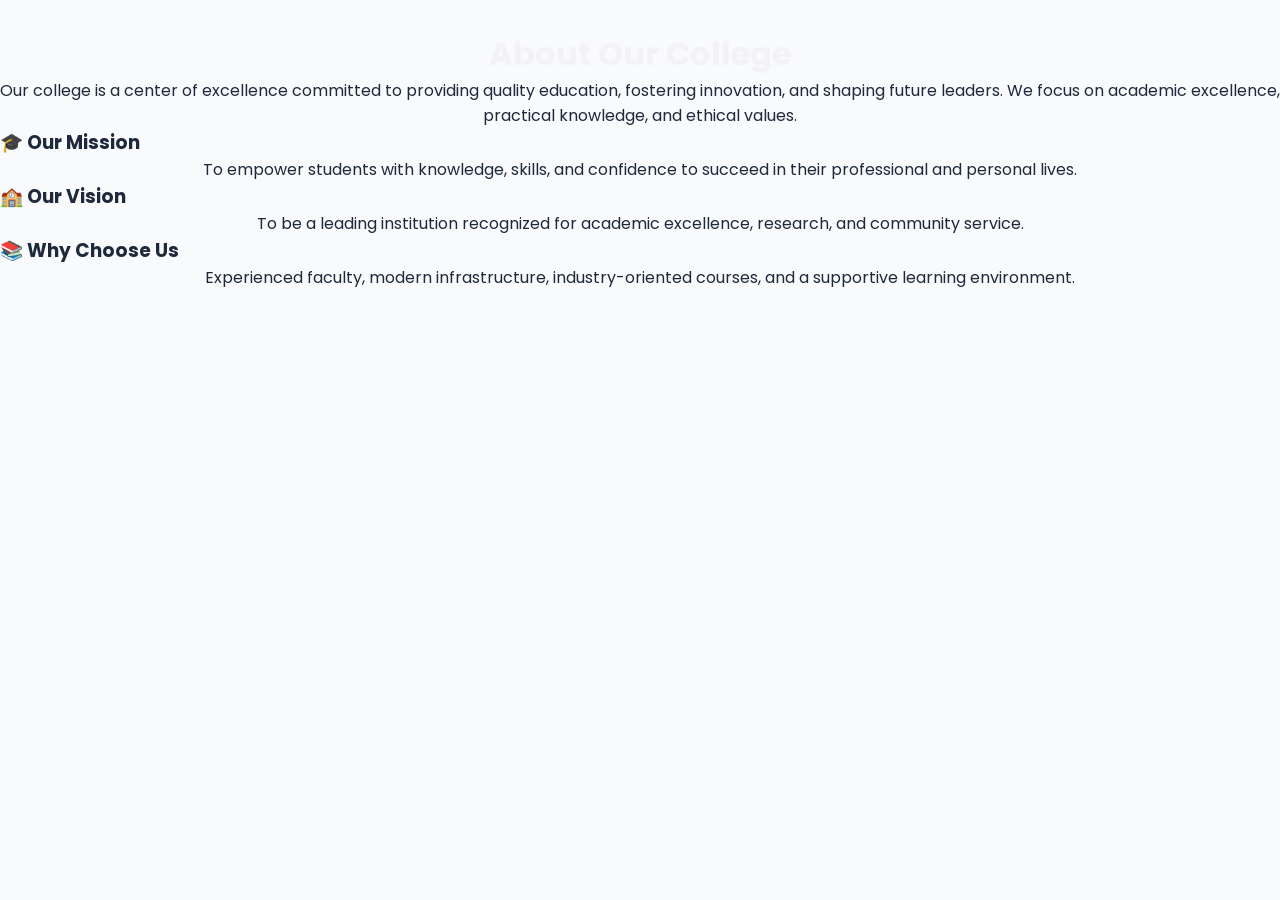
<file: main/about.html>
<!DOCTYPE html>
<html lang="en">
<head>
    <meta charset="UTF-8">
    <meta name="viewport" content="width=device-width, initial-scale=1.0">
    <link rel="stylesheet" href="style.css">
    <title>About Us</title>
</head>
<body>

<div class="aboutbox">

    <h1>About Our College</h1>

    <p>
        Our college is a center of excellence committed to providing quality education,
        fostering innovation, and shaping future leaders. We focus on academic excellence,
        practical knowledge, and ethical values.
    </p>

    <div class="about-info">

        <div class="info-card">
            <h3>🎓 Our Mission</h3>
            <p>
                To empower students with knowledge, skills, and confidence to succeed
                in their professional and personal lives.
            </p>
        </div>

        <div class="info-card">
            <h3>🏫 Our Vision</h3>
            <p>
                To be a leading institution recognized for academic excellence,
                research, and community service.
            </p>
        </div>

        <div class="info-card">
            <h3>📚 Why Choose Us</h3>
            <p>
                Experienced faculty, modern infrastructure, industry-oriented courses,
                and a supportive learning environment.
            </p>
        </div>

    </div>

</div>

</body>
</html>
</file>
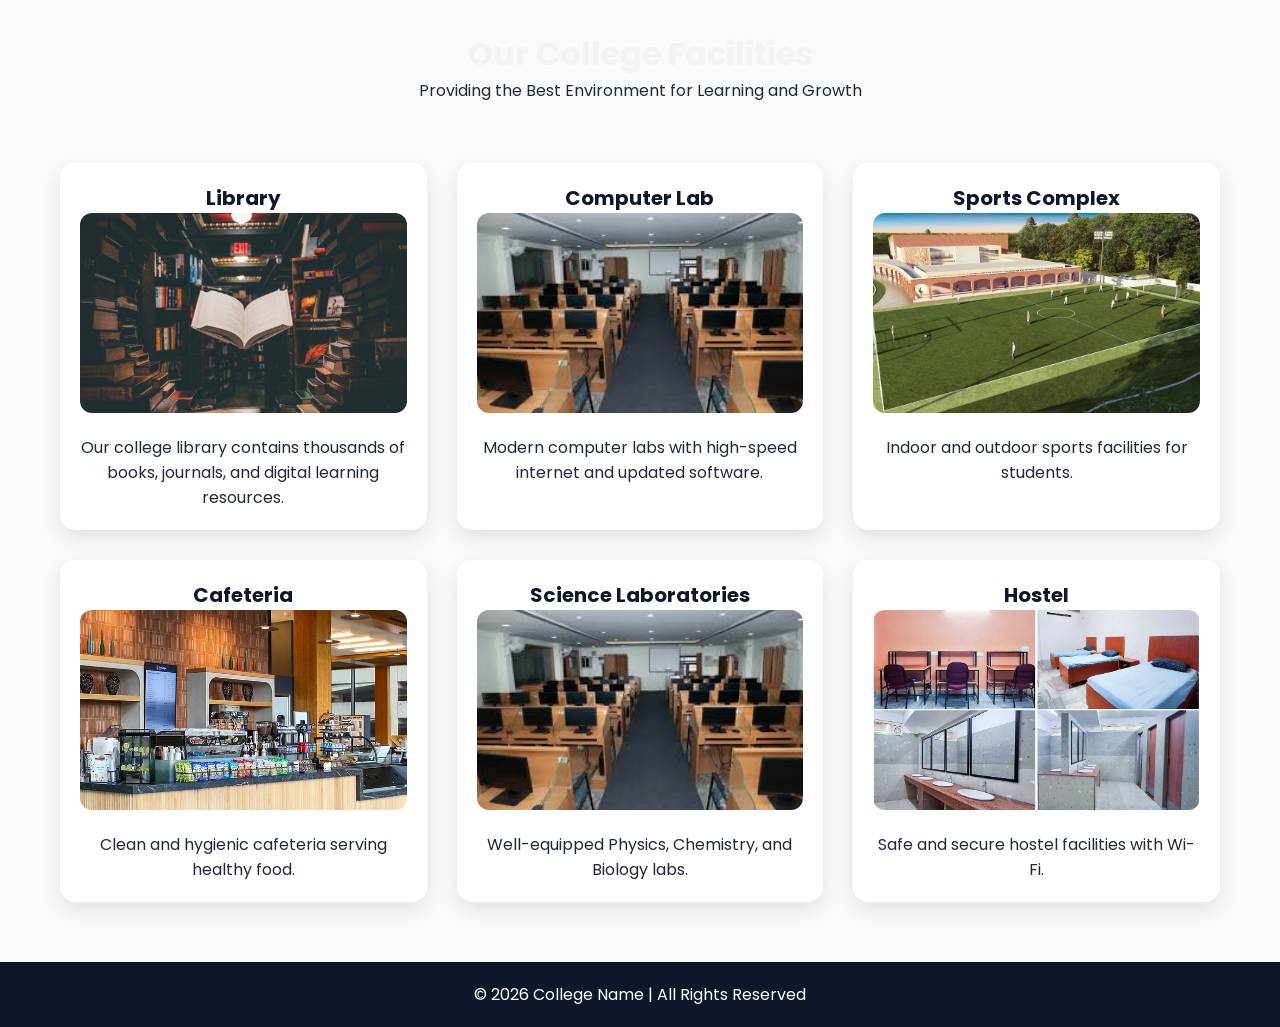
<file: main/facilities.html>
<!DOCTYPE html>
<html>
<head>
    <title>College Facilities</title>
</head>
<link rel="stylesheet" href="style.css">
<body>

<h1>Our College Facilities</h1>
<p>Providing the Best Environment for Learning and Growth</p>

<div class="facilities-container">

    <div class="facility-card">
        <h2>Library</h2>
        <img src="library.jpg" alt="Library">
        <p>Our college library contains thousands of books, journals, and digital learning resources.</p>
    </div>

    <div class="facility-card">
        <h2>Computer Lab</h2>
        <img src="computer science lab.jpg" alt="Computer Lab">
        <p>Modern computer labs with high-speed internet and updated software.</p>
    </div>

    <div class="facility-card">
        <h2>Sports Complex</h2>
        <img src="sporst complex.jpg" alt="Sports">
        <p>Indoor and outdoor sports facilities for students.</p>
    </div>

    <div class="facility-card">
        <h2>Cafeteria</h2>
        <img src="cafeteria.avif" alt="Cafeteria">
        <p>Clean and hygienic cafeteria serving healthy food.</p>
    </div>

    <div class="facility-card">
        <h2>Science Laboratories</h2>
        <img src="computer science lab.jpg" alt="Laboratory">
        <p>Well-equipped Physics, Chemistry, and Biology labs.</p>
    </div>

    <div class="facility-card">
        <h2>Hostel</h2>
        <img src="hostel.jpg" alt="Hostel">
        <p>Safe and secure hostel facilities with Wi-Fi.</p>
    </div>

</div>

<footer>
    <p>© 2026 College Name | All Rights Reserved</p>
</footer>
</body>
</html>
</file>
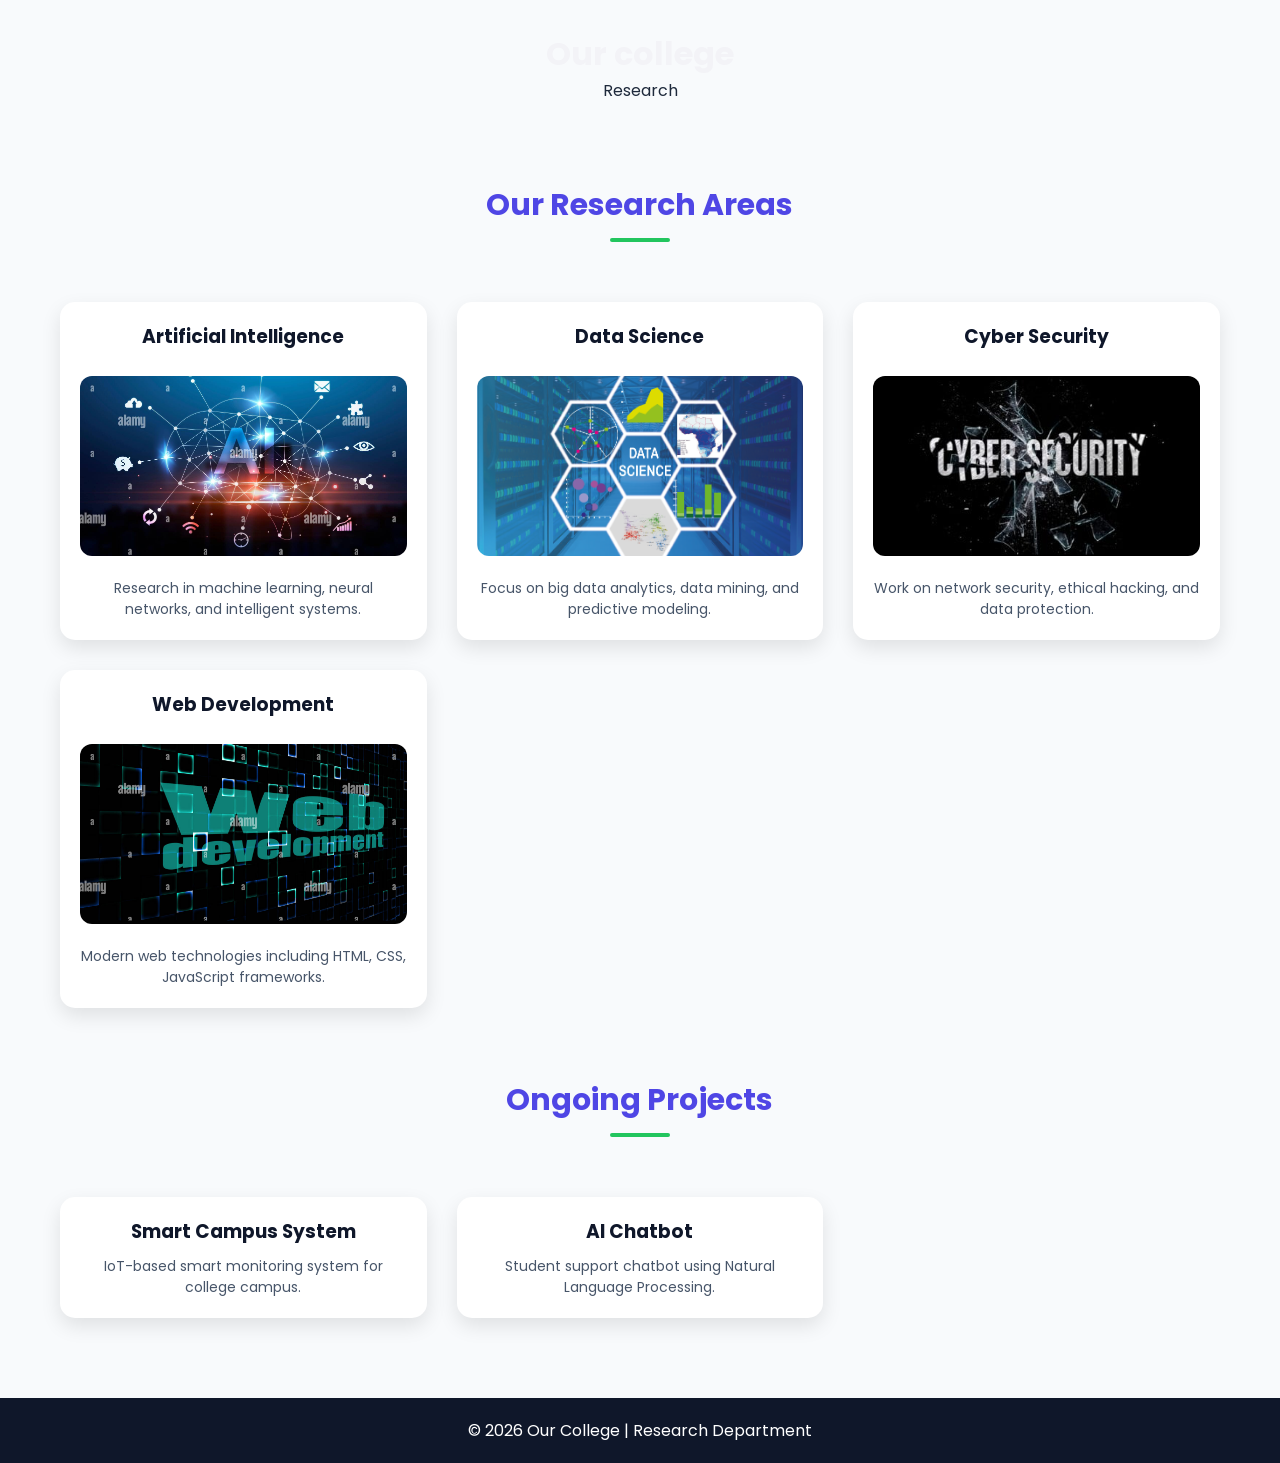
<file: main/research.html>
<!DOCTYPE html>
<html lang="en">
<head>
    <title>Research - Our College</title>
    
</head>
<link rel="stylesheet" href="style.css">

<body>

<header>
    <h1> Our college</h1>
    <p>Research </p>
</header>


<div class="container">

    <h2>Our Research Areas</h2>

    <div class="research-box">
        <h3>Artificial Intelligence</h3>
        <img src="AI.jpg" alt="AI">
        <p>Research in machine learning, neural networks, and intelligent systems.</p>
    </div>

    <div class="research-box">
        <h3>Data Science</h3>
        <img src="data science.png" alt="Data Science">
        <p>Focus on big data analytics, data mining, and predictive modeling.</p>
    </div>

    <div class="research-box">
        <h3>Cyber Security</h3>
        <img src="scyber securitty.jpg" alt="Cyber security">
        <p>Work on network security, ethical hacking, and data protection.</p>
    </div>

    <div class="research-box">
        <h3>Web Development</h3>
        <img src="web development.jpg" alt="Web Devlopment">
        <p>Modern web technologies including HTML, CSS, JavaScript frameworks.</p>
    </div>

    <h2>Ongoing Projects</h2>

    <div class="research-box">
        <h3>Smart Campus System</h3>
        <p>IoT-based smart monitoring system for college campus.</p>
    </div>

    <div class="research-box">
        <h3>AI Chatbot</h3>
        <p>Student support chatbot using Natural Language Processing.</p>
    </div>

</div>

<footer>
    <p>© 2026 Our College | Research Department</p>
</footer>

</body>
</file>
<file: main/style.css>
/* ===== GOOGLE FONT ===== */
@import url('https://fonts.googleapis.com/css2?family=Poppins:wght@300;500;700&display=swap');

/* ===== ROOT COLORS ===== */
:root {
    --primary: #6366f1;
    --secondary: #0f172a;
    --accent: #22c55e;
    --neon: #06b6d4;
    --bg: linear-gradient(135deg, #e0e7ff, #f8fafc);
    --glass: rgba(255, 255, 255, 0.15);
    --text: #1e293b;
}

/* ===== RESET ===== */
* {
    margin: 0;
    padding: 0;
    box-sizing: border-box;
    font-family: 'Poppins', sans-serif;
}

/* ===== BODY ===== */
body {
    background: var(--bg);
    color: var(--text);
    overflow-x: hidden;
}

/* ===== NAVBAR (GLASS + GLOW) ===== */
 nav {
    background: rgba(15, 23, 42, 0.7);
 backdrop-filter: blur(12px);
    display: flex;
    align-items: center;
    padding: 15px 50px;
    position: sticky;
    top: 0;
    z-index: 1000;
    box-shadow: 0 0 20px rgba(99,102,241,0.3);
}  

/* ===== LOGO (NEON GLOW) ===== */
nav img {
    width: 65px;
    height: 65px;
    object-fit: contain;
    border-radius: 50%;
    padding: 6px;
    background: white;
    box-shadow: 0 0 15px rgba(6,182,212,0.6);
    margin-right: 25px;
    transition: 0.4s;
}

nav img:hover {
    transform: scale(1.15) rotate(8deg);
    box-shadow: 0 0 25px rgba(6,182,212,1);
}

/* ===== NAV LINKS ===== */
nav ul {
    display: flex;
}

nav li {
    list-style: none;
    margin-right: 30px;
}

nav a {
    text-decoration: none;
    color: white;
    font-size: 17px;
    position: relative;
    transition: 0.3s;
}

/* glow underline */
nav a::after {
    content: "";
    width: 0%;
    height: 3px;
    background: var(--neon);
    position: absolute;
    left: 0;
    bottom: -6px;
    transition: 0.4s;
    box-shadow: 0 0 10px var(--neon);
}

nav a:hover {
    color: var(--neon);
}

nav a:hover::after {
    width: 100%;
}

/* ===== HERO (ANIMATED GRADIENT) ===== */
.hero {
    background: linear-gradient(-45deg, #6366f1, #06b6d4, #22c55e, #6366f1);
    background-size: 400% 400%;
    animation: gradientMove 8s ease infinite;
    color: white;
    text-align: center;
    padding: 120px 20px;
}

.hero h1 {
    font-size: 55px;
    letter-spacing: 1px;
    animation: fadeUp 1s ease;
}

.hero p {
    font-size: 20px;
    opacity: 0.9;
}

/* ===== SECTION ===== */
.section {
    padding: 80px 10%;
}

.section h2 {
    text-align: center;
    font-size: 34px;
    margin-bottom: 30px;
    position: relative;
}

/* glowing heading line */
.section h2::after {
    content: "";
    width: 70px;
    height: 4px;
    background: var(--accent);
    display: block;
    margin: 10px auto;
    border-radius: 10px;
    box-shadow: 0 0 10px var(--accent);
}

/* ===== GLASS CARD ===== */
.card {
    background: var(--glass);
    backdrop-filter: blur(15px);
    padding: 25px;
    margin: 20px 0;
    border-radius: 15px;
    box-shadow: 0 10px 25px rgba(0,0,0,0.2);
    transition: 0.4s;
}

.card:hover {
    transform: translateY(-12px) scale(1.02);
    box-shadow: 0 15px 35px rgba(0,0,0,0.3);
}

/* ===== IMAGE (FLOAT + GLOW) ===== */
.section img {
    width: 100%;
    max-width: 420px;
    height: 260px;
    object-fit: cover;
    display: block;
    margin: 25px auto;
    border-radius: 15px;
    transition: 0.4s;
    box-shadow: 0 0 20px rgba(99,102,241,0.3);
}

.section img:hover {
    transform: scale(1.08) rotate(1deg);
    box-shadow: 0 0 35px rgba(6,182,212,0.6);
}

/* ===== BUTTON ===== */
button {
    background: linear-gradient(135deg, #22c55e, #16a34a);
    color: white;
    padding: 12px 25px;
    border: none;
    border-radius: 10px;
    cursor: pointer;
    transition: 0.3s;
}

button:hover {
    transform: scale(1.1);
    box-shadow: 0 0 15px var(--accent);
}

/* ===== FOOTER ===== */
footer {
    background: var(--secondary);
    color: white;
    text-align: center;
    padding: 20px;
    margin-top: 50px;
}

/* ===== ANIMATIONS ===== */
@keyframes gradientMove {
    0% {background-position: 0% 50%;}
    50% {background-position: 100% 50%;}
    100% {background-position: 0% 50%;}
}

@keyframes fadeUp {
    from {
        opacity: 0;
        transform: translateY(40px);
    }
    to {
        opacity: 1;
        transform: translateY(0);
    }
}
/* ===== CONTAINER ===== */
.container {
    max-width: 1200px;
    margin: auto;
    padding: 40px 20px;
}

/* ===== HEADINGS ===== */
.container h2 {
    text-align: center;
    margin: 40px 0 20px;
    font-size: 30px;
    color: #4f46e5;
    position: relative;
}

/* underline */
.container h2::after {
    content: "";
    width: 60px;
    height: 4px;
    background: #22c55e;
    display: block;
    margin: 10px auto;
    border-radius: 5px;
}

/* ===== GRID LAYOUT ===== */
.container {
    display: grid;
    grid-template-columns: repeat(auto-fit, minmax(280px, 1fr));
    gap: 30px;
}

/* make headings full width */
.container h2 {
    grid-column: 1 / -1;
}

/* ===== RESEARCH CARD ===== */
.research-box {
    background: white;
    padding: 20px;
    border-radius: 15px;
    box-shadow: 0 8px 20px rgba(0,0,0,0.1);
    transition: 0.3s;
    text-align: center;
}

.research-box:hover {
    transform: translateY(-10px);
}

/* ===== IMAGE STYLE ===== */
.research-box img {
    width: 100%;
    height: 180px;
    object-fit: cover;
    border-radius: 12px;
    margin: 15px 0;
    transition: 0.4s;
}

/* image hover */
.research-box img:hover {
    transform: scale(1.05);
}

/* ===== TEXT ===== */
.research-box h3 {
    color: #0f172a;
    margin-bottom: 10px;
}

.research-box p {
    font-size: 14px;
    color: #475569;
}

/* ===== FOOTER ===== */
footer {
    text-align: center;
    background: #0f172a;
    color: white;
    padding: 15px;
    margin-top: 40px;
}
/* ===== BODY ===== */
body {
    font-family: 'Poppins', sans-serif;
    background: #f8fafc;
    margin: 0;
    color: #1e293b;
}

/* ===== HEADER ===== */
h1 {
    text-align: center;
    margin-top: 30px;
    color: #f3f3f7;
}

p {
    text-align: center;
}

/* ===== SECTION GRID ===== */
.facilities-container {
    max-width: 1200px;
    margin: 40px auto;
    padding: 20px;
    display: grid;
    grid-template-columns: repeat(auto-fit, minmax(280px, 1fr));
    gap: 30px;
}

/* ===== CARD ===== */
.facility-card {
    background: white;
    border-radius: 15px;
    padding: 20px;
    box-shadow: 0 8px 20px rgba(0,0,0,0.1);
    transition: 0.3s;
    text-align: center;
}

.facility-card:hover {
    transform: translateY(-10px);
}

/* ===== IMAGE ===== */
.facility-card img {
    width: 100%;
    height: 200px;
    object-fit: cover;
    border-radius: 12px;
    margin-bottom: 15px;
    transition: 0.3s;
}

.facility-card img:hover {
    transform: scale(1.05);
}

/* ===== TITLE ===== */
.facility-card h2 {
    color: #0f172a;
    font-size: 20px;
}

/* ===== FOOTER ===== */
footer {
    text-align: center;
    background: #0f172a;
    color: white;
    padding: 15px;
    margin-top: 40px;
}
/* ===== RESET ===== */
* {
    margin: 0;
    padding: 0;
    box-sizing: border-box;
    font-family: 'Poppins', sans-serif;
}

/* ===== NAVBAR ===== */
nav {
    display: flex;
    align-items: center;
    justify-content: space-between;
    background: rgba(15, 23, 42, 0.9);
    padding: 15px 40px;
    position: sticky;
    top: 0;
    z-index: 1000;
}

/* LOGO */
nav img {
    width: 60px;
    height: 60px;
    border-radius: 50%;
    background: white;
    padding: 5px;
    margin-right: 20px;
}

/* NAV LIST */
nav ul {
    display: flex;
    align-items: center;
}

/* FIX LI */
nav li {
    list-style: none;
    margin: 0 15px;
    display: flex;
    align-items: center;
}

/* ICON */
nav li i {
    color: #22c55e;
    margin-right: 5px;
}

/* LINK */
nav a {
    text-decoration: none;
    color: white;
    font-size: 16px;
    transition: 0.3s;
}

nav a:hover {
    color: #22c55e;
}

/* ===== HERO SECTION ===== */
.hero {
    position: relative;
    display: flex;
    justify-content: center;
    align-items: center;
}

/* DARK OVERLAY */
.hero::before {
    content: "";
    position: absolute;
    width: 100%;
    height: 100%;
    background: rgba(0,0,0,0.5);
}

/* HERO TEXT */
.hero-text {
    position: relative;
    color: white;
    text-align: center;
}

.hero-text h1 {
    font-size: 50px;
    margin-bottom: 10px;
}

.hero-text p {
    font-size: 20px;
}

/* ===== FOOTER ===== */
footer {
    background: #0f172a;
    color: white;
    text-align: center;
    padding: 20px;
}
</file>
